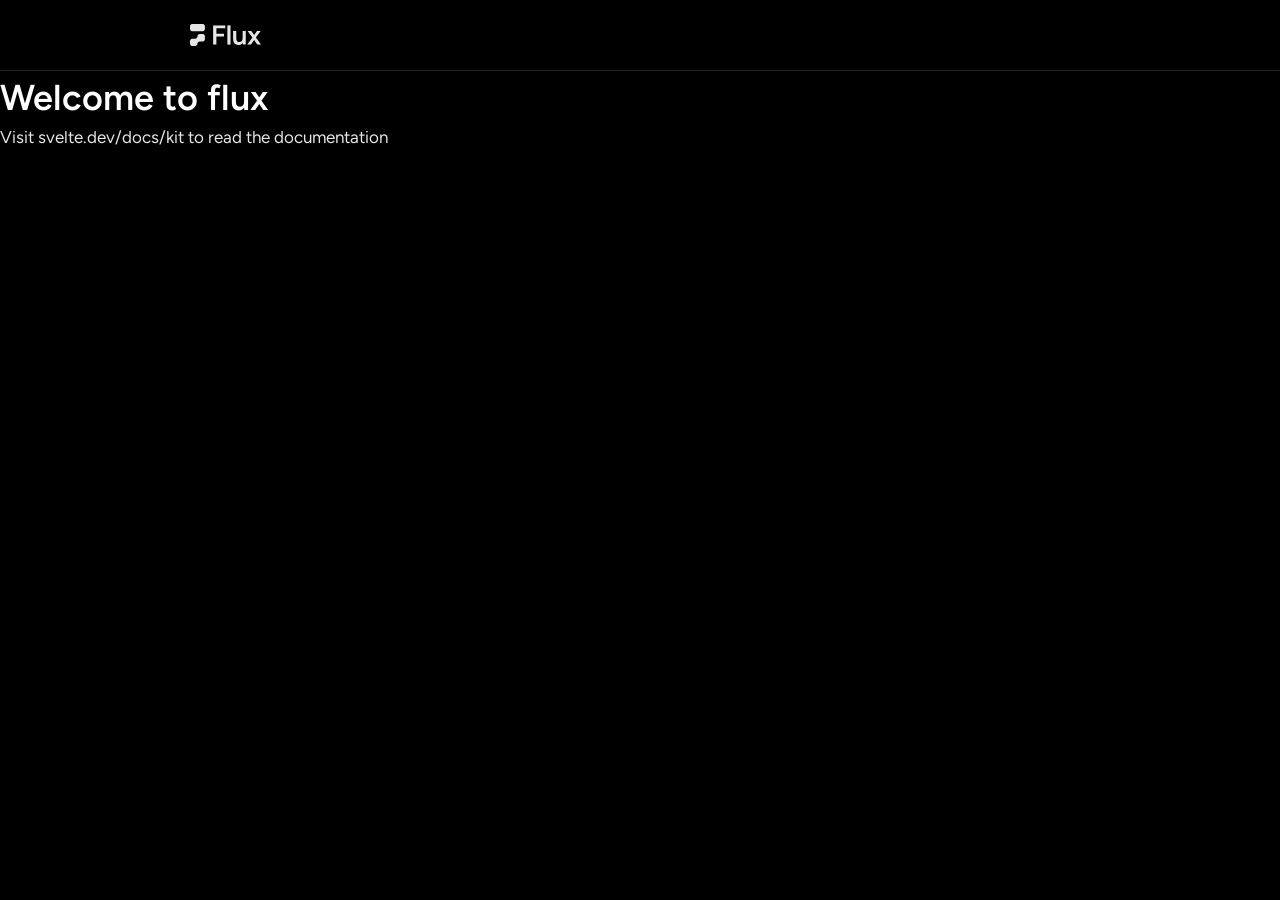
<file: index.html>
<!doctype html>
<html lang="en">
	<head>
		<meta charset="utf-8" />
		<meta name="viewport" content="width=device-width, initial-scale=1" />
		<meta name="text-scale" content="scale" />
		<link href="./appcontent/immutable/entry/start.D0qnjgkO.js" rel="modulepreload">
		<link href="./appcontent/immutable/chunks/sOu10PE_.js" rel="modulepreload">
		<link href="./appcontent/immutable/chunks/DOcxU2xe.js" rel="modulepreload">
		<link href="./appcontent/immutable/entry/app.D6qpXGxA.js" rel="modulepreload">
		<link href="./appcontent/immutable/chunks/kNaey6uv.js" rel="modulepreload">
		<link href="./appcontent/immutable/chunks/xihTtKlq.js" rel="modulepreload">
		<link href="./appcontent/immutable/nodes/0.COxDXt5M.js" rel="modulepreload">
		<link href="./appcontent/immutable/chunks/DK9KRC9L.js" rel="modulepreload">
		<link href="./appcontent/immutable/nodes/3.pmBKv4aS.js" rel="modulepreload">
		<!--12qhfyh--><link rel="icon" href="data:image/svg+xml,%3csvg%20xmlns='http://www.w3.org/2000/svg'%20width='107'%20height='128'%20viewBox='0%200%20107%20128'%3e%3ctitle%3esvelte-logo%3c/title%3e%3cpath%20d='M94.157%2022.819c-10.4-14.885-30.94-19.297-45.792-9.835L22.282%2029.608A29.92%2029.92%200%200%200%208.764%2049.65a31.5%2031.5%200%200%200%203.108%2020.231%2030%2030%200%200%200-4.477%2011.183%2031.9%2031.9%200%200%200%205.448%2024.116c10.402%2014.887%2030.942%2019.297%2045.791%209.835l26.083-16.624A29.92%2029.92%200%200%200%2098.235%2078.35a31.53%2031.53%200%200%200-3.105-20.232%2030%2030%200%200%200%204.474-11.182%2031.88%2031.88%200%200%200-5.447-24.116'%20style='fill:%23ff3e00'/%3e%3cpath%20d='M45.817%20106.582a20.72%2020.72%200%200%201-22.237-8.243%2019.17%2019.17%200%200%201-3.277-14.503%2018%2018%200%200%201%20.624-2.435l.49-1.498%201.337.981a33.6%2033.6%200%200%200%2010.203%205.098l.97.294-.09.968a5.85%205.85%200%200%200%201.052%203.878%206.24%206.24%200%200%200%206.695%202.485%205.8%205.8%200%200%200%201.603-.704L69.27%2076.28a5.43%205.43%200%200%200%202.45-3.631%205.8%205.8%200%200%200-.987-4.371%206.24%206.24%200%200%200-6.698-2.487%205.7%205.7%200%200%200-1.6.704l-9.953%206.345a19%2019%200%200%201-5.296%202.326%2020.72%2020.72%200%200%201-22.237-8.243%2019.17%2019.17%200%200%201-3.277-14.502%2017.99%2017.99%200%200%201%208.13-12.052l26.081-16.623a19%2019%200%200%201%205.3-2.329%2020.72%2020.72%200%200%201%2022.237%208.243%2019.17%2019.17%200%200%201%203.277%2014.503%2018%2018%200%200%201-.624%202.435l-.49%201.498-1.337-.98a33.6%2033.6%200%200%200-10.203-5.1l-.97-.294.09-.968a5.86%205.86%200%200%200-1.052-3.878%206.24%206.24%200%200%200-6.696-2.485%205.8%205.8%200%200%200-1.602.704L37.73%2051.72a5.42%205.42%200%200%200-2.449%203.63%205.79%205.79%200%200%200%20.986%204.372%206.24%206.24%200%200%200%206.698%202.486%205.8%205.8%200%200%200%201.602-.704l9.952-6.342a19%2019%200%200%201%205.295-2.328%2020.72%2020.72%200%200%201%2022.237%208.242%2019.17%2019.17%200%200%201%203.277%2014.503%2018%2018%200%200%201-8.13%2012.053l-26.081%2016.622a19%2019%200%200%201-5.3%202.328'%20style='fill:%23fff'/%3e%3c/svg%3e"/> <link rel="preconnect" href="https://fonts.googleapis.com"/> <link rel="preconnect" href="https://fonts.gstatic.com" crossorigin="anonymous"/> <link href="https://fonts.googleapis.com/css2?family=Figtree:ital,wght@0,300..900;1,300..900&amp;display=swap" rel="stylesheet"/><!---->
		<link href="./appcontent/immutable/assets/0.BEQEC-c_.css" rel="stylesheet">
	</head>
	<body data-sveltekit-preload-data="hover" style="margin: 0;">
		<div style="display: contents"><!--[--><!--[0--><!--[--><nav style="width: 100%; background-color: #000000; border-bottom: 1px solid #222222; flex-direction: column; display: flex; padding: 24px; justify-content: center; align-items: center;"><div style="max-width: 900px; width: 100%"><a href="https://byflux.org"><img src="/FluxTextLogo.svg" style="height: 22px; opacity: 0.9"/></a></div></nav><!----> <!--[-1--><!--[--><h1>Welcome to flux</h1> <p>Visit <a href="https://svelte.dev/docs/kit">svelte.dev/docs/kit</a> to read the documentation</p><!--]--><!--]--><!----><!--]--><!--]--> <!--[-1--><!--]--><!--]-->
			
			<script>
				{
					
					__sveltekit_1qh9gwp = {
						base: new URL(".", location).pathname.slice(0, -1)
					};

					const element = document.currentScript.parentElement;

					Promise.all([
						import("./appcontent/immutable/entry/start.D0qnjgkO.js"),
						import("./appcontent/immutable/entry/app.D6qpXGxA.js")
					]).then(([kit, app]) => {
						kit.start(app, element, {
							node_ids: [0, 3],
							data: [null,null],
							form: null,
							error: null
						});
					});
				}
			</script>
		</div>
	</body>
</html>
</file>
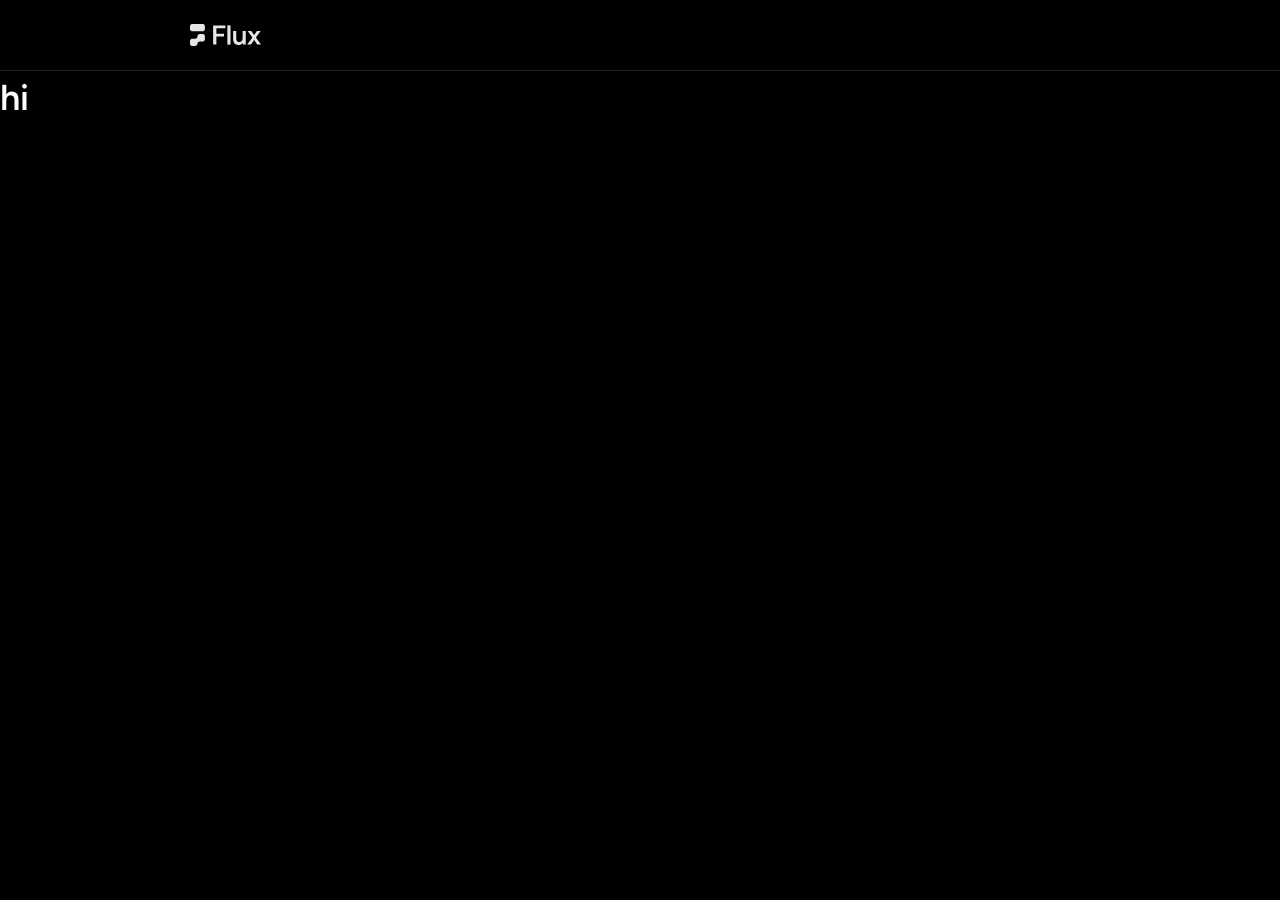
<file: about.html>
<!doctype html>
<html lang="en">
	<head>
		<meta charset="utf-8" />
		<meta name="viewport" content="width=device-width, initial-scale=1" />
		<meta name="text-scale" content="scale" />
		<link href="./appcontent/immutable/entry/start.D0qnjgkO.js" rel="modulepreload">
		<link href="./appcontent/immutable/chunks/sOu10PE_.js" rel="modulepreload">
		<link href="./appcontent/immutable/chunks/DOcxU2xe.js" rel="modulepreload">
		<link href="./appcontent/immutable/entry/app.D6qpXGxA.js" rel="modulepreload">
		<link href="./appcontent/immutable/chunks/kNaey6uv.js" rel="modulepreload">
		<link href="./appcontent/immutable/chunks/xihTtKlq.js" rel="modulepreload">
		<link href="./appcontent/immutable/nodes/0.COxDXt5M.js" rel="modulepreload">
		<link href="./appcontent/immutable/chunks/DK9KRC9L.js" rel="modulepreload">
		<link href="./appcontent/immutable/nodes/4.BiyNgFD5.js" rel="modulepreload">
		<!--12qhfyh--><link rel="icon" href="data:image/svg+xml,%3csvg%20xmlns='http://www.w3.org/2000/svg'%20width='107'%20height='128'%20viewBox='0%200%20107%20128'%3e%3ctitle%3esvelte-logo%3c/title%3e%3cpath%20d='M94.157%2022.819c-10.4-14.885-30.94-19.297-45.792-9.835L22.282%2029.608A29.92%2029.92%200%200%200%208.764%2049.65a31.5%2031.5%200%200%200%203.108%2020.231%2030%2030%200%200%200-4.477%2011.183%2031.9%2031.9%200%200%200%205.448%2024.116c10.402%2014.887%2030.942%2019.297%2045.791%209.835l26.083-16.624A29.92%2029.92%200%200%200%2098.235%2078.35a31.53%2031.53%200%200%200-3.105-20.232%2030%2030%200%200%200%204.474-11.182%2031.88%2031.88%200%200%200-5.447-24.116'%20style='fill:%23ff3e00'/%3e%3cpath%20d='M45.817%20106.582a20.72%2020.72%200%200%201-22.237-8.243%2019.17%2019.17%200%200%201-3.277-14.503%2018%2018%200%200%201%20.624-2.435l.49-1.498%201.337.981a33.6%2033.6%200%200%200%2010.203%205.098l.97.294-.09.968a5.85%205.85%200%200%200%201.052%203.878%206.24%206.24%200%200%200%206.695%202.485%205.8%205.8%200%200%200%201.603-.704L69.27%2076.28a5.43%205.43%200%200%200%202.45-3.631%205.8%205.8%200%200%200-.987-4.371%206.24%206.24%200%200%200-6.698-2.487%205.7%205.7%200%200%200-1.6.704l-9.953%206.345a19%2019%200%200%201-5.296%202.326%2020.72%2020.72%200%200%201-22.237-8.243%2019.17%2019.17%200%200%201-3.277-14.502%2017.99%2017.99%200%200%201%208.13-12.052l26.081-16.623a19%2019%200%200%201%205.3-2.329%2020.72%2020.72%200%200%201%2022.237%208.243%2019.17%2019.17%200%200%201%203.277%2014.503%2018%2018%200%200%201-.624%202.435l-.49%201.498-1.337-.98a33.6%2033.6%200%200%200-10.203-5.1l-.97-.294.09-.968a5.86%205.86%200%200%200-1.052-3.878%206.24%206.24%200%200%200-6.696-2.485%205.8%205.8%200%200%200-1.602.704L37.73%2051.72a5.42%205.42%200%200%200-2.449%203.63%205.79%205.79%200%200%200%20.986%204.372%206.24%206.24%200%200%200%206.698%202.486%205.8%205.8%200%200%200%201.602-.704l9.952-6.342a19%2019%200%200%201%205.295-2.328%2020.72%2020.72%200%200%201%2022.237%208.242%2019.17%2019.17%200%200%201%203.277%2014.503%2018%2018%200%200%201-8.13%2012.053l-26.081%2016.622a19%2019%200%200%201-5.3%202.328'%20style='fill:%23fff'/%3e%3c/svg%3e"/> <link rel="preconnect" href="https://fonts.googleapis.com"/> <link rel="preconnect" href="https://fonts.gstatic.com" crossorigin="anonymous"/> <link href="https://fonts.googleapis.com/css2?family=Figtree:ital,wght@0,300..900;1,300..900&amp;display=swap" rel="stylesheet"/><!---->
		<link href="./appcontent/immutable/assets/0.BEQEC-c_.css" rel="stylesheet">
	</head>
	<body data-sveltekit-preload-data="hover" style="margin: 0;">
		<div style="display: contents"><!--[--><!--[0--><!--[--><nav style="width: 100%; background-color: #000000; border-bottom: 1px solid #222222; flex-direction: column; display: flex; padding: 24px; justify-content: center; align-items: center;"><div style="max-width: 900px; width: 100%"><a href="https://byflux.org"><img src="/FluxTextLogo.svg" style="height: 22px; opacity: 0.9"/></a></div></nav><!----> <!--[-1--><!--[--><h1>hi</h1><!--]--><!--]--><!----><!--]--><!--]--> <!--[-1--><!--]--><!--]-->
			
			<script>
				{
					
					__sveltekit_1qh9gwp = {
						base: new URL(".", location).pathname.slice(0, -1)
					};

					const element = document.currentScript.parentElement;

					Promise.all([
						import("./appcontent/immutable/entry/start.D0qnjgkO.js"),
						import("./appcontent/immutable/entry/app.D6qpXGxA.js")
					]).then(([kit, app]) => {
						kit.start(app, element, {
							node_ids: [0, 4],
							data: [null,null],
							form: null,
							error: null
						});
					});
				}
			</script>
		</div>
	</body>
</html>
</file>
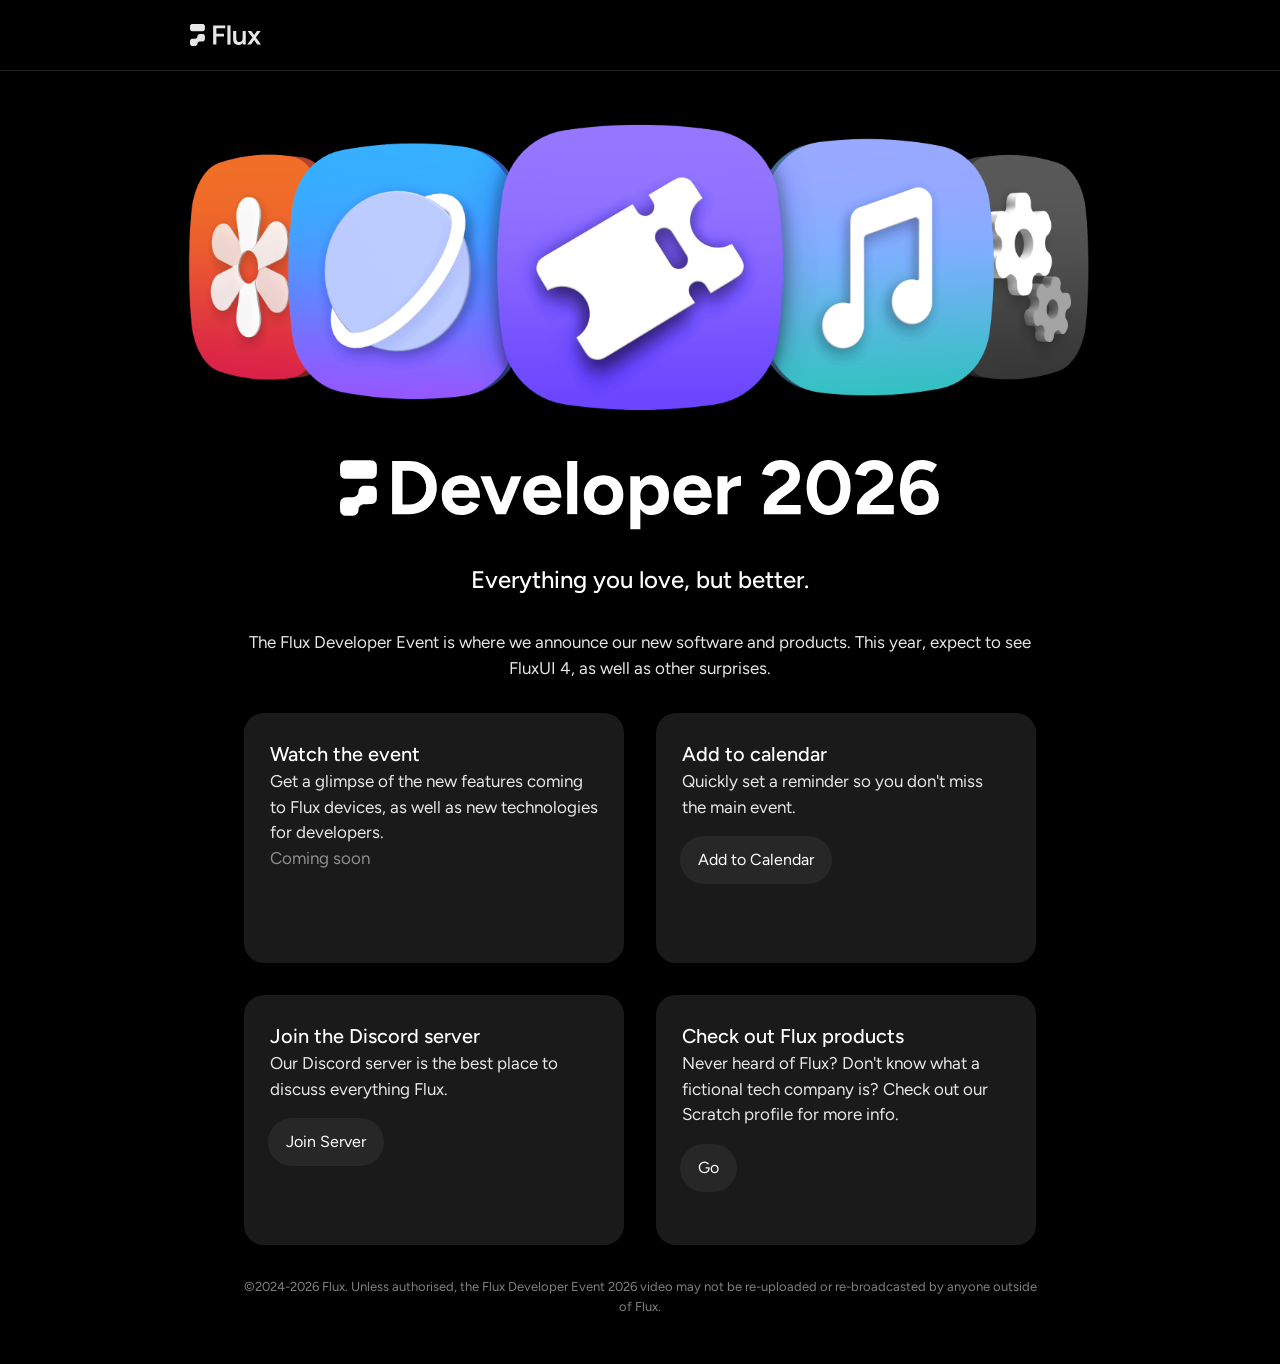
<file: developer/event-2026.html>
<!doctype html>
<html lang="en">
	<head>
		<meta charset="utf-8" />
		<meta name="viewport" content="width=device-width, initial-scale=1" />
		<meta name="text-scale" content="scale" />
		<link href="../appcontent/immutable/entry/start.D0qnjgkO.js" rel="modulepreload">
		<link href="../appcontent/immutable/chunks/sOu10PE_.js" rel="modulepreload">
		<link href="../appcontent/immutable/chunks/DOcxU2xe.js" rel="modulepreload">
		<link href="../appcontent/immutable/entry/app.D6qpXGxA.js" rel="modulepreload">
		<link href="../appcontent/immutable/chunks/kNaey6uv.js" rel="modulepreload">
		<link href="../appcontent/immutable/chunks/xihTtKlq.js" rel="modulepreload">
		<link href="../appcontent/immutable/nodes/0.COxDXt5M.js" rel="modulepreload">
		<link href="../appcontent/immutable/chunks/DK9KRC9L.js" rel="modulepreload">
		<link href="../appcontent/immutable/nodes/5.BPL3Nyhh.js" rel="modulepreload">
		<!--12qhfyh--><link rel="icon" href="data:image/svg+xml,%3csvg%20xmlns='http://www.w3.org/2000/svg'%20width='107'%20height='128'%20viewBox='0%200%20107%20128'%3e%3ctitle%3esvelte-logo%3c/title%3e%3cpath%20d='M94.157%2022.819c-10.4-14.885-30.94-19.297-45.792-9.835L22.282%2029.608A29.92%2029.92%200%200%200%208.764%2049.65a31.5%2031.5%200%200%200%203.108%2020.231%2030%2030%200%200%200-4.477%2011.183%2031.9%2031.9%200%200%200%205.448%2024.116c10.402%2014.887%2030.942%2019.297%2045.791%209.835l26.083-16.624A29.92%2029.92%200%200%200%2098.235%2078.35a31.53%2031.53%200%200%200-3.105-20.232%2030%2030%200%200%200%204.474-11.182%2031.88%2031.88%200%200%200-5.447-24.116'%20style='fill:%23ff3e00'/%3e%3cpath%20d='M45.817%20106.582a20.72%2020.72%200%200%201-22.237-8.243%2019.17%2019.17%200%200%201-3.277-14.503%2018%2018%200%200%201%20.624-2.435l.49-1.498%201.337.981a33.6%2033.6%200%200%200%2010.203%205.098l.97.294-.09.968a5.85%205.85%200%200%200%201.052%203.878%206.24%206.24%200%200%200%206.695%202.485%205.8%205.8%200%200%200%201.603-.704L69.27%2076.28a5.43%205.43%200%200%200%202.45-3.631%205.8%205.8%200%200%200-.987-4.371%206.24%206.24%200%200%200-6.698-2.487%205.7%205.7%200%200%200-1.6.704l-9.953%206.345a19%2019%200%200%201-5.296%202.326%2020.72%2020.72%200%200%201-22.237-8.243%2019.17%2019.17%200%200%201-3.277-14.502%2017.99%2017.99%200%200%201%208.13-12.052l26.081-16.623a19%2019%200%200%201%205.3-2.329%2020.72%2020.72%200%200%201%2022.237%208.243%2019.17%2019.17%200%200%201%203.277%2014.503%2018%2018%200%200%201-.624%202.435l-.49%201.498-1.337-.98a33.6%2033.6%200%200%200-10.203-5.1l-.97-.294.09-.968a5.86%205.86%200%200%200-1.052-3.878%206.24%206.24%200%200%200-6.696-2.485%205.8%205.8%200%200%200-1.602.704L37.73%2051.72a5.42%205.42%200%200%200-2.449%203.63%205.79%205.79%200%200%200%20.986%204.372%206.24%206.24%200%200%200%206.698%202.486%205.8%205.8%200%200%200%201.602-.704l9.952-6.342a19%2019%200%200%201%205.295-2.328%2020.72%2020.72%200%200%201%2022.237%208.242%2019.17%2019.17%200%200%201%203.277%2014.503%2018%2018%200%200%201-8.13%2012.053l-26.081%2016.622a19%2019%200%200%201-5.3%202.328'%20style='fill:%23fff'/%3e%3c/svg%3e"/> <link rel="preconnect" href="https://fonts.googleapis.com"/> <link rel="preconnect" href="https://fonts.gstatic.com" crossorigin="anonymous"/> <link href="https://fonts.googleapis.com/css2?family=Figtree:ital,wght@0,300..900;1,300..900&amp;display=swap" rel="stylesheet"/><!---->
		<link href="../appcontent/immutable/assets/0.BEQEC-c_.css" rel="stylesheet">
	</head>
	<body data-sveltekit-preload-data="hover" style="margin: 0;">
		<div style="display: contents"><!--[--><!--[0--><!--[--><nav style="width: 100%; background-color: #000000; border-bottom: 1px solid #222222; flex-direction: column; display: flex; padding: 24px; justify-content: center; align-items: center;"><div style="max-width: 900px; width: 100%"><a href="https://byflux.org"><img src="/FluxTextLogo.svg" style="height: 22px; opacity: 0.9"/></a></div></nav><!----> <!--[-1--><!--[--><div style="width: 100%; display: flex; justify-content: center;"><main style="max-width: 1000px; width: 100%; flex-direction: column; display: flex; gap: 32px; padding: 48px; justify-content: center; align-items: center;"><div style="width: 100%; flex-direction: column; display: flex; gap: 48px; justify-content: center; align-items: center;"><img src="/3DEvent.png" alt="Assortment of Flux Apps" style="width: 100%;"/> <img src="/dev2026.svg" alt="Flux Developer Event 2026 Logo" style="width: 90%; max-width: 600px;"/></div> <h2 style="text-align: center">Everything you love, but better.</h2> <p style="max-width: 800px; width: 100%; text-align: center;">The Flux Developer Event is where we announce our new software and products. This year, expect to see FluxUI 4, as well as other surprises.</p> <div class="cardlayout"><div class="card"><h3>Watch the event</h3> <p>Get a glimpse of the new features coming to Flux devices, as well as new technologies for developers.</p> <p style="opacity: 50%">Coming soon</p></div> <div class="card"><h3>Add to calendar</h3> <p>Quickly set a reminder so you don't miss the main event.</p> <a href="https://byflux.org/Flux Dev 2026.ics" class="button secondary">Add to Calendar</a></div> <div class="card"><h3>Join the Discord server</h3> <p>Our Discord server is the best place to discuss everything Flux.</p> <a href="https://discord.gg/hHeU4GerY4" class="button secondary">Join Server</a></div> <div class="card"><h3>Check out Flux products</h3> <p>Never heard of Flux? Don't know what a fictional tech company is? Check out our Scratch profile for more info.</p> <a href="https://scratch.mit.edu/users/FluxDesign/" class="button secondary">Go</a></div></div> <p style="max-width: 800px; width: 100%; text-align: center; opacity: 0.5; font-size: 13px;">©2024-2026 Flux. Unless authorised, the Flux Developer Event 2026 video may not be re-uploaded or re-broadcasted by anyone outside of Flux.</p></main></div><!--]--><!--]--><!----><!--]--><!--]--> <!--[-1--><!--]--><!--]-->
			
			<script>
				{
					
					__sveltekit_1qh9gwp = {
						base: new URL("..", location).pathname.slice(0, -1)
					};

					const element = document.currentScript.parentElement;

					Promise.all([
						import("../appcontent/immutable/entry/start.D0qnjgkO.js"),
						import("../appcontent/immutable/entry/app.D6qpXGxA.js")
					]).then(([kit, app]) => {
						kit.start(app, element, {
							node_ids: [0, 5],
							data: [null,null],
							form: null,
							error: null
						});
					});
				}
			</script>
		</div>
	</body>
</html>
</file>
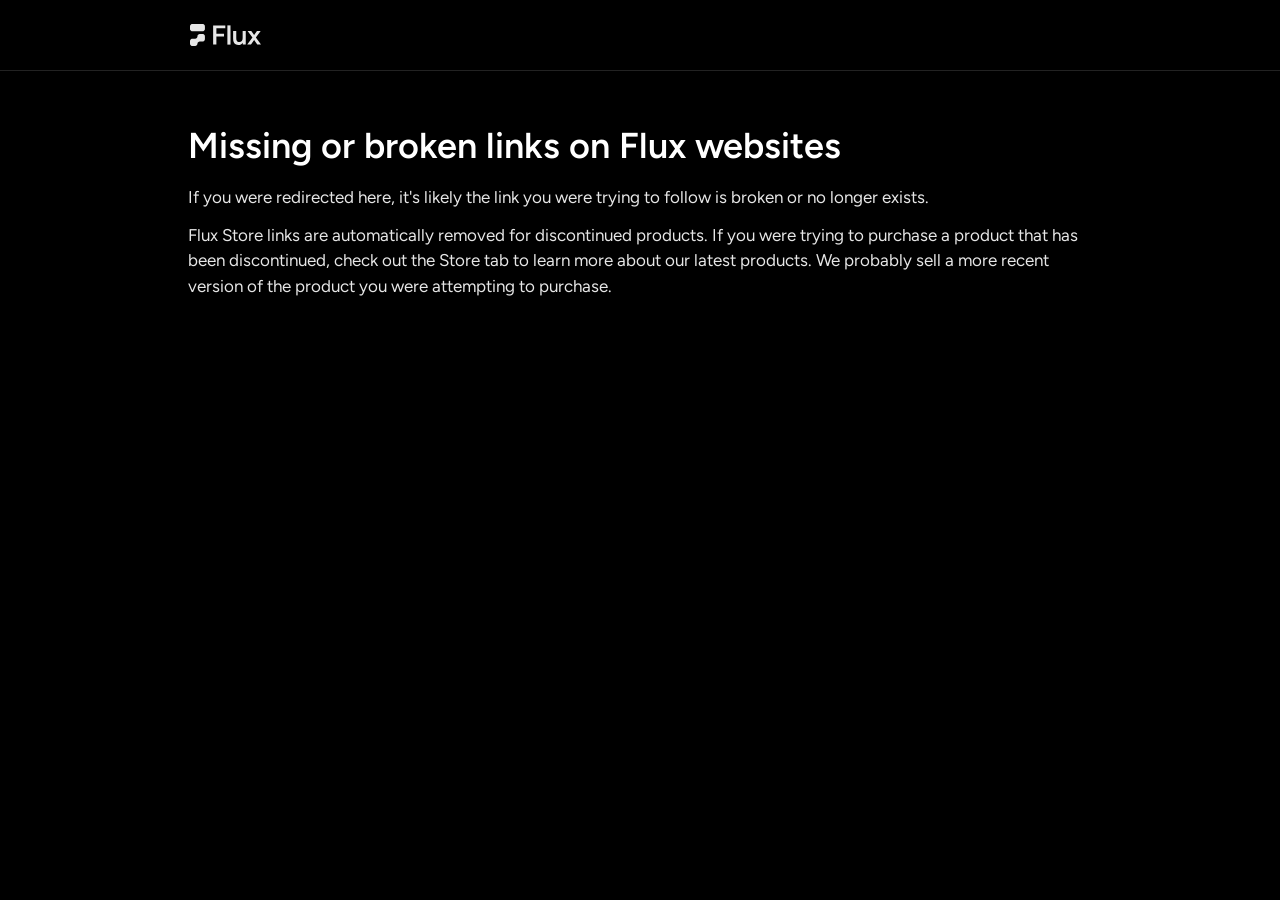
<file: support/about-error-404.html>
<!doctype html>
<html lang="en">
	<head>
		<meta charset="utf-8" />
		<meta name="viewport" content="width=device-width, initial-scale=1" />
		<meta name="text-scale" content="scale" />
		<link href="../appcontent/immutable/entry/start.D0qnjgkO.js" rel="modulepreload">
		<link href="../appcontent/immutable/chunks/sOu10PE_.js" rel="modulepreload">
		<link href="../appcontent/immutable/chunks/DOcxU2xe.js" rel="modulepreload">
		<link href="../appcontent/immutable/entry/app.D6qpXGxA.js" rel="modulepreload">
		<link href="../appcontent/immutable/chunks/kNaey6uv.js" rel="modulepreload">
		<link href="../appcontent/immutable/chunks/xihTtKlq.js" rel="modulepreload">
		<link href="../appcontent/immutable/nodes/0.COxDXt5M.js" rel="modulepreload">
		<link href="../appcontent/immutable/chunks/DK9KRC9L.js" rel="modulepreload">
		<link href="../appcontent/immutable/nodes/2.BHtIkUz-.js" rel="modulepreload">
		<link href="../appcontent/immutable/nodes/6.BFCvDRVb.js" rel="modulepreload">
		<!--12qhfyh--><link rel="icon" href="data:image/svg+xml,%3csvg%20xmlns='http://www.w3.org/2000/svg'%20width='107'%20height='128'%20viewBox='0%200%20107%20128'%3e%3ctitle%3esvelte-logo%3c/title%3e%3cpath%20d='M94.157%2022.819c-10.4-14.885-30.94-19.297-45.792-9.835L22.282%2029.608A29.92%2029.92%200%200%200%208.764%2049.65a31.5%2031.5%200%200%200%203.108%2020.231%2030%2030%200%200%200-4.477%2011.183%2031.9%2031.9%200%200%200%205.448%2024.116c10.402%2014.887%2030.942%2019.297%2045.791%209.835l26.083-16.624A29.92%2029.92%200%200%200%2098.235%2078.35a31.53%2031.53%200%200%200-3.105-20.232%2030%2030%200%200%200%204.474-11.182%2031.88%2031.88%200%200%200-5.447-24.116'%20style='fill:%23ff3e00'/%3e%3cpath%20d='M45.817%20106.582a20.72%2020.72%200%200%201-22.237-8.243%2019.17%2019.17%200%200%201-3.277-14.503%2018%2018%200%200%201%20.624-2.435l.49-1.498%201.337.981a33.6%2033.6%200%200%200%2010.203%205.098l.97.294-.09.968a5.85%205.85%200%200%200%201.052%203.878%206.24%206.24%200%200%200%206.695%202.485%205.8%205.8%200%200%200%201.603-.704L69.27%2076.28a5.43%205.43%200%200%200%202.45-3.631%205.8%205.8%200%200%200-.987-4.371%206.24%206.24%200%200%200-6.698-2.487%205.7%205.7%200%200%200-1.6.704l-9.953%206.345a19%2019%200%200%201-5.296%202.326%2020.72%2020.72%200%200%201-22.237-8.243%2019.17%2019.17%200%200%201-3.277-14.502%2017.99%2017.99%200%200%201%208.13-12.052l26.081-16.623a19%2019%200%200%201%205.3-2.329%2020.72%2020.72%200%200%201%2022.237%208.243%2019.17%2019.17%200%200%201%203.277%2014.503%2018%2018%200%200%201-.624%202.435l-.49%201.498-1.337-.98a33.6%2033.6%200%200%200-10.203-5.1l-.97-.294.09-.968a5.86%205.86%200%200%200-1.052-3.878%206.24%206.24%200%200%200-6.696-2.485%205.8%205.8%200%200%200-1.602.704L37.73%2051.72a5.42%205.42%200%200%200-2.449%203.63%205.79%205.79%200%200%200%20.986%204.372%206.24%206.24%200%200%200%206.698%202.486%205.8%205.8%200%200%200%201.602-.704l9.952-6.342a19%2019%200%200%201%205.295-2.328%2020.72%2020.72%200%200%201%2022.237%208.242%2019.17%2019.17%200%200%201%203.277%2014.503%2018%2018%200%200%201-8.13%2012.053l-26.081%2016.622a19%2019%200%200%201-5.3%202.328'%20style='fill:%23fff'/%3e%3c/svg%3e"/> <link rel="preconnect" href="https://fonts.googleapis.com"/> <link rel="preconnect" href="https://fonts.gstatic.com" crossorigin="anonymous"/> <link href="https://fonts.googleapis.com/css2?family=Figtree:ital,wght@0,300..900;1,300..900&amp;display=swap" rel="stylesheet"/><!----><!--1edtjkx--><link rel="icon" href="data:image/svg+xml,%3csvg%20xmlns='http://www.w3.org/2000/svg'%20width='107'%20height='128'%20viewBox='0%200%20107%20128'%3e%3ctitle%3esvelte-logo%3c/title%3e%3cpath%20d='M94.157%2022.819c-10.4-14.885-30.94-19.297-45.792-9.835L22.282%2029.608A29.92%2029.92%200%200%200%208.764%2049.65a31.5%2031.5%200%200%200%203.108%2020.231%2030%2030%200%200%200-4.477%2011.183%2031.9%2031.9%200%200%200%205.448%2024.116c10.402%2014.887%2030.942%2019.297%2045.791%209.835l26.083-16.624A29.92%2029.92%200%200%200%2098.235%2078.35a31.53%2031.53%200%200%200-3.105-20.232%2030%2030%200%200%200%204.474-11.182%2031.88%2031.88%200%200%200-5.447-24.116'%20style='fill:%23ff3e00'/%3e%3cpath%20d='M45.817%20106.582a20.72%2020.72%200%200%201-22.237-8.243%2019.17%2019.17%200%200%201-3.277-14.503%2018%2018%200%200%201%20.624-2.435l.49-1.498%201.337.981a33.6%2033.6%200%200%200%2010.203%205.098l.97.294-.09.968a5.85%205.85%200%200%200%201.052%203.878%206.24%206.24%200%200%200%206.695%202.485%205.8%205.8%200%200%200%201.603-.704L69.27%2076.28a5.43%205.43%200%200%200%202.45-3.631%205.8%205.8%200%200%200-.987-4.371%206.24%206.24%200%200%200-6.698-2.487%205.7%205.7%200%200%200-1.6.704l-9.953%206.345a19%2019%200%200%201-5.296%202.326%2020.72%2020.72%200%200%201-22.237-8.243%2019.17%2019.17%200%200%201-3.277-14.502%2017.99%2017.99%200%200%201%208.13-12.052l26.081-16.623a19%2019%200%200%201%205.3-2.329%2020.72%2020.72%200%200%201%2022.237%208.243%2019.17%2019.17%200%200%201%203.277%2014.503%2018%2018%200%200%201-.624%202.435l-.49%201.498-1.337-.98a33.6%2033.6%200%200%200-10.203-5.1l-.97-.294.09-.968a5.86%205.86%200%200%200-1.052-3.878%206.24%206.24%200%200%200-6.696-2.485%205.8%205.8%200%200%200-1.602.704L37.73%2051.72a5.42%205.42%200%200%200-2.449%203.63%205.79%205.79%200%200%200%20.986%204.372%206.24%206.24%200%200%200%206.698%202.486%205.8%205.8%200%200%200%201.602-.704l9.952-6.342a19%2019%200%200%201%205.295-2.328%2020.72%2020.72%200%200%201%2022.237%208.242%2019.17%2019.17%200%200%201%203.277%2014.503%2018%2018%200%200%201-8.13%2012.053l-26.081%2016.622a19%2019%200%200%201-5.3%202.328'%20style='fill:%23fff'/%3e%3c/svg%3e"/><!---->
		<link href="../appcontent/immutable/assets/0.BEQEC-c_.css" rel="stylesheet">
	</head>
	<body data-sveltekit-preload-data="hover" style="margin: 0;">
		<div style="display: contents"><!--[--><!--[0--><!--[--><nav style="width: 100%; background-color: #000000; border-bottom: 1px solid #222222; flex-direction: column; display: flex; padding: 24px; justify-content: center; align-items: center;"><div style="max-width: 900px; width: 100%"><a href="https://byflux.org"><img src="/FluxTextLogo.svg" style="height: 22px; opacity: 0.9"/></a></div></nav><!----> <!--[0--><!--[--><div style="width: 100%; display: flex; justify-content: center;"><main style="max-width: 1000px; width: 100%; flex-direction: column; display: flex; gap: 12px; padding: 48px"><!--[--><h1>Missing or broken links on Flux websites</h1> <p>If you were redirected here, it's likely the link you were trying to follow is broken or no longer exists.</p> <p>Flux Store links are automatically removed for discontinued products. If you were trying to purchase a product that has been discontinued, check out the Store tab to learn more about our latest products. We probably sell a more recent version of the product you were attempting to purchase.</p><!--]--><!----></main></div><!--]--><!--]--><!----><!--]--><!--]--> <!--[-1--><!--]--><!--]-->
			
			<script>
				{
					
					__sveltekit_1qh9gwp = {
						base: new URL("..", location).pathname.slice(0, -1)
					};

					const element = document.currentScript.parentElement;

					Promise.all([
						import("../appcontent/immutable/entry/start.D0qnjgkO.js"),
						import("../appcontent/immutable/entry/app.D6qpXGxA.js")
					]).then(([kit, app]) => {
						kit.start(app, element, {
							node_ids: [0, 2, 6],
							data: [null,null,null],
							form: null,
							error: null
						});
					});
				}
			</script>
		</div>
	</body>
</html>
</file>
<file: appcontent/immutable/assets/0.BEQEC-c_.css>
/*! tailwindcss v4.3.0 | MIT License | https://tailwindcss.com */
@layer properties{@supports (((-webkit-hyphens:none)) and (not (margin-trim:inline))) or ((-moz-orient:inline) and (not (color:rgb(from red r g b)))){*,:before,:after,::backdrop{--tw-shadow:0 0 #0000;--tw-shadow-color:initial;--tw-shadow-alpha:100%;--tw-inset-shadow:0 0 #0000;--tw-inset-shadow-color:initial;--tw-inset-shadow-alpha:100%;--tw-ring-color:initial;--tw-ring-shadow:0 0 #0000;--tw-inset-ring-color:initial;--tw-inset-ring-shadow:0 0 #0000;--tw-ring-inset:initial;--tw-ring-offset-width:0px;--tw-ring-offset-color:#fff;--tw-ring-offset-shadow:0 0 #0000}}}@layer theme{:root,:host{--font-sans:ui-sans-serif, system-ui, sans-serif, "Apple Color Emoji", "Segoe UI Emoji", "Segoe UI Symbol", "Noto Color Emoji";--font-mono:ui-monospace, SFMono-Regular, Menlo, Monaco, Consolas, "Liberation Mono", "Courier New", monospace;--default-font-family:var(--font-sans);--default-mono-font-family:var(--font-mono)}}@layer base{*,:after,:before,::backdrop{box-sizing:border-box;border:0 solid;margin:0;padding:0}::file-selector-button{box-sizing:border-box;border:0 solid;margin:0;padding:0}html,:host{-webkit-text-size-adjust:100%;tab-size:4;line-height:1.5;font-family:var(--default-font-family,ui-sans-serif, system-ui, sans-serif, "Apple Color Emoji", "Segoe UI Emoji", "Segoe UI Symbol", "Noto Color Emoji");font-feature-settings:var(--default-font-feature-settings,normal);font-variation-settings:var(--default-font-variation-settings,normal);-webkit-tap-highlight-color:transparent}hr{height:0;color:inherit;border-top-width:1px}abbr:where([title]){-webkit-text-decoration:underline dotted;text-decoration:underline dotted}h1,h2,h3,h4,h5,h6{font-size:inherit;font-weight:inherit}a{color:inherit;-webkit-text-decoration:inherit;-webkit-text-decoration:inherit;-webkit-text-decoration:inherit;-webkit-text-decoration:inherit;text-decoration:inherit}b,strong{font-weight:bolder}code,kbd,samp,pre{font-family:var(--default-mono-font-family,ui-monospace, SFMono-Regular, Menlo, Monaco, Consolas, "Liberation Mono", "Courier New", monospace);font-feature-settings:var(--default-mono-font-feature-settings,normal);font-variation-settings:var(--default-mono-font-variation-settings,normal);font-size:1em}small{font-size:80%}sub,sup{vertical-align:baseline;font-size:75%;line-height:0;position:relative}sub{bottom:-.25em}sup{top:-.5em}table{text-indent:0;border-color:inherit;border-collapse:collapse}:-moz-focusring{outline:auto}progress{vertical-align:baseline}summary{display:list-item}ol,ul,menu{list-style:none}img,svg,video,canvas,audio,iframe,embed,object{vertical-align:middle;display:block}img,video{max-width:100%;height:auto}button,input,select,optgroup,textarea{font:inherit;font-feature-settings:inherit;font-variation-settings:inherit;letter-spacing:inherit;color:inherit;opacity:1;background-color:#0000;border-radius:0}::file-selector-button{font:inherit;font-feature-settings:inherit;font-variation-settings:inherit;letter-spacing:inherit;color:inherit;opacity:1;background-color:#0000;border-radius:0}:where(select:is([multiple],[size])) optgroup{font-weight:bolder}:where(select:is([multiple],[size])) optgroup option{padding-inline-start:20px}::file-selector-button{margin-inline-end:4px}::placeholder{opacity:1}@supports (not ((-webkit-appearance:-apple-pay-button))) or (contain-intrinsic-size:1px){::placeholder{color:currentColor}@supports (color:color-mix(in lab, red, red)){::placeholder{color:color-mix(in oklab, currentcolor 50%, transparent)}}}textarea{resize:vertical}::-webkit-search-decoration{-webkit-appearance:none}::-webkit-date-and-time-value{min-height:1lh;text-align:inherit}::-webkit-datetime-edit{display:inline-flex}::-webkit-datetime-edit-fields-wrapper{padding:0}::-webkit-datetime-edit{padding-block:0}::-webkit-datetime-edit-year-field{padding-block:0}::-webkit-datetime-edit-month-field{padding-block:0}::-webkit-datetime-edit-day-field{padding-block:0}::-webkit-datetime-edit-hour-field{padding-block:0}::-webkit-datetime-edit-minute-field{padding-block:0}::-webkit-datetime-edit-second-field{padding-block:0}::-webkit-datetime-edit-millisecond-field{padding-block:0}::-webkit-datetime-edit-meridiem-field{padding-block:0}::-webkit-calendar-picker-indicator{line-height:1}:-moz-ui-invalid{box-shadow:none}button,input:where([type=button],[type=reset],[type=submit]){appearance:button}::file-selector-button{appearance:button}::-webkit-inner-spin-button{height:auto}::-webkit-outer-spin-button{height:auto}[hidden]:where(:not([hidden=until-found])){display:none!important}}@layer components;@layer utilities{.contents{display:contents}.ring{--tw-ring-shadow:var(--tw-ring-inset,) 0 0 0 calc(1px + var(--tw-ring-offset-width)) var(--tw-ring-color,currentcolor);box-shadow:var(--tw-inset-shadow), var(--tw-inset-ring-shadow), var(--tw-ring-offset-shadow), var(--tw-ring-shadow), var(--tw-shadow)}}body{font-kerning:normal;color:#fff;background-color:#000;font-family:Figtree,Flux Web Symbols,system-ui,-apple-system,BlinkMacSystemFont,Segoe UI,Roboto,Oxygen,Ubuntu,Cantarell,Open Sans,Helvetica Neue,sans-serif}h1{font-size:36px;font-weight:600}h2{font-size:24px;font-weight:500}h3{font-size:20px;font-weight:500}p{opacity:.9;font-size:17px;font-weight:400}.card{background-color:#1a1a1a;border-radius:20px;flex-direction:column;min-height:250px;padding:26px;transition:all .2s;display:flex}.card:hover{transition:all .2s;scale:1.02}.cardlayout{flex-direction:row;grid-template-columns:repeat(auto-fit,minmax(280px,380px));justify-content:center;align-items:center;gap:32px;width:100%;max-width:800px;display:grid}.button{border-radius:100px;width:fit-content;padding:12px 18px}.secondary{background-color:#ffffff0f}.card .button{margin-top:16px;margin-left:-2px}@property --tw-shadow{syntax:"*";inherits:false;initial-value:0 0 #0000}@property --tw-shadow-color{syntax:"*";inherits:false}@property --tw-shadow-alpha{syntax:"<percentage>";inherits:false;initial-value:100%}@property --tw-inset-shadow{syntax:"*";inherits:false;initial-value:0 0 #0000}@property --tw-inset-shadow-color{syntax:"*";inherits:false}@property --tw-inset-shadow-alpha{syntax:"<percentage>";inherits:false;initial-value:100%}@property --tw-ring-color{syntax:"*";inherits:false}@property --tw-ring-shadow{syntax:"*";inherits:false;initial-value:0 0 #0000}@property --tw-inset-ring-color{syntax:"*";inherits:false}@property --tw-inset-ring-shadow{syntax:"*";inherits:false;initial-value:0 0 #0000}@property --tw-ring-inset{syntax:"*";inherits:false}@property --tw-ring-offset-width{syntax:"<length>";inherits:false;initial-value:0}@property --tw-ring-offset-color{syntax:"*";inherits:false;initial-value:#fff}@property --tw-ring-offset-shadow{syntax:"*";inherits:false;initial-value:0 0 #0000}
</file>
